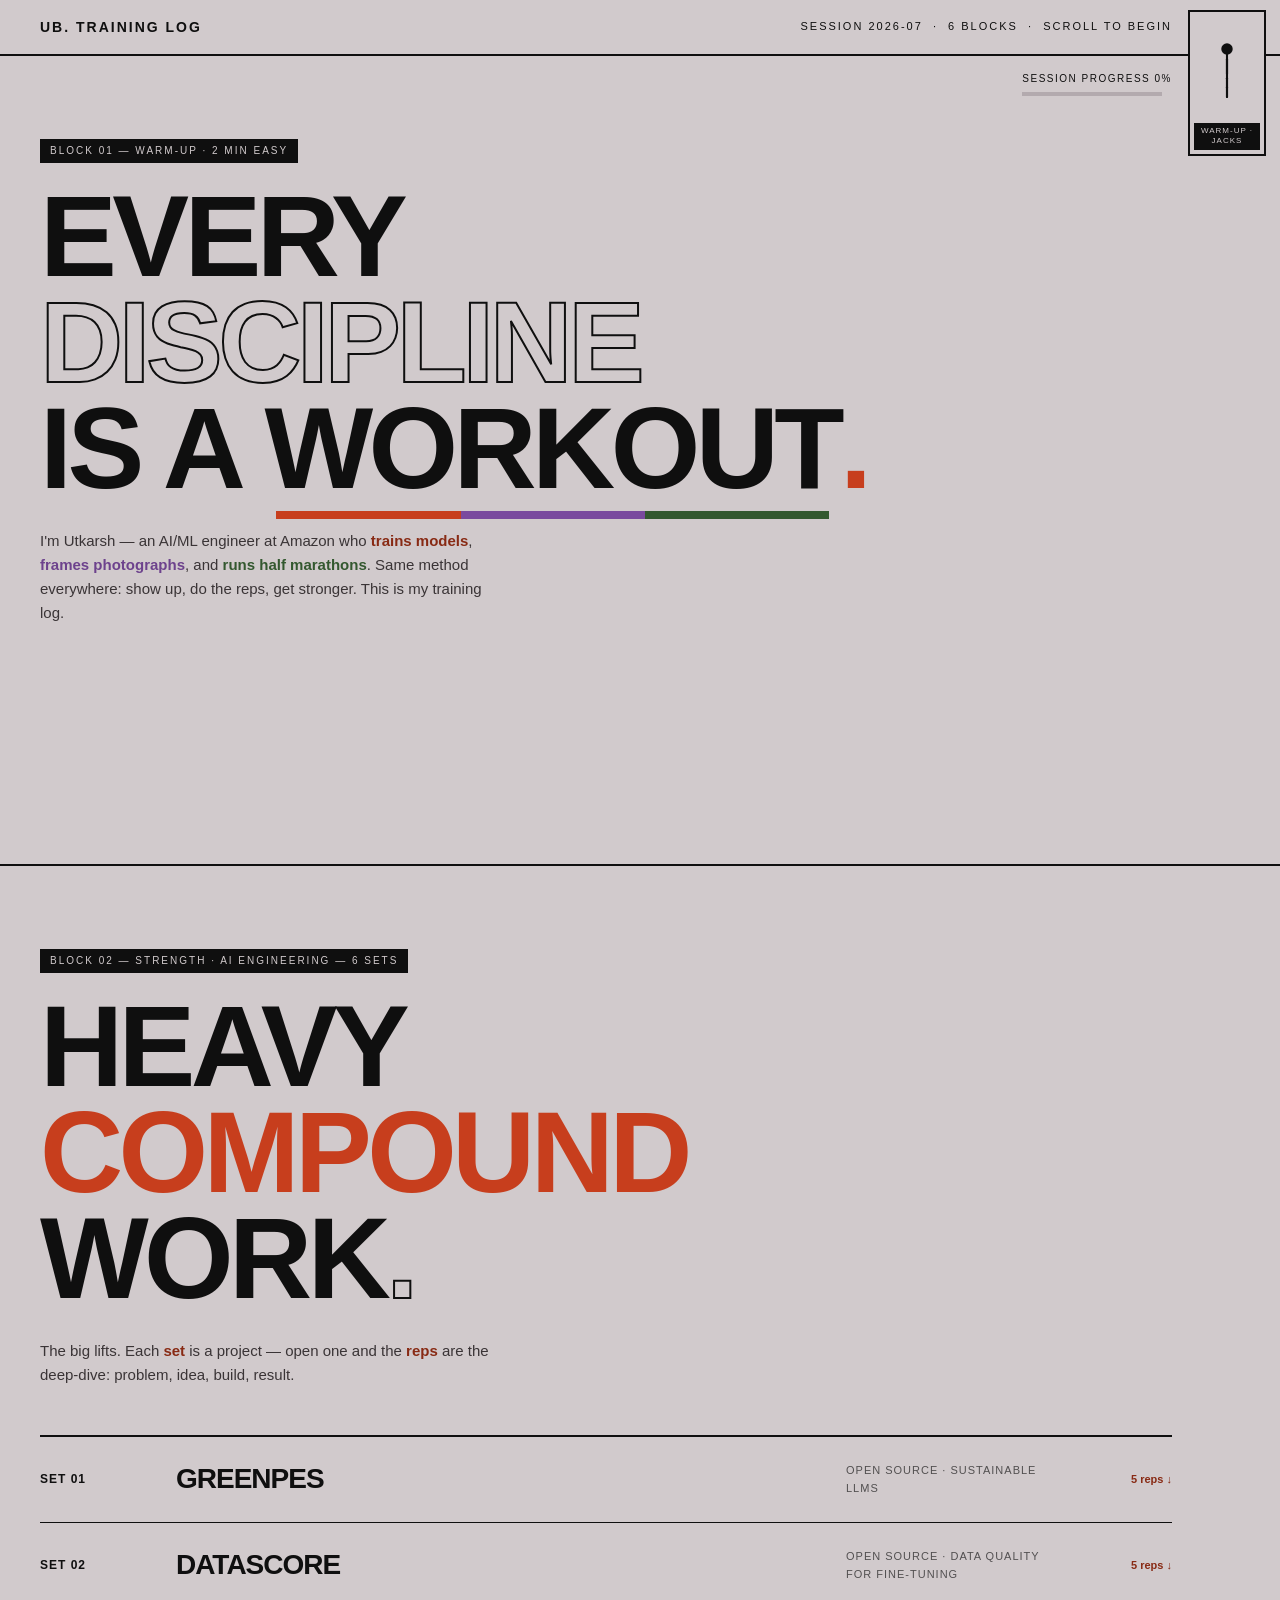
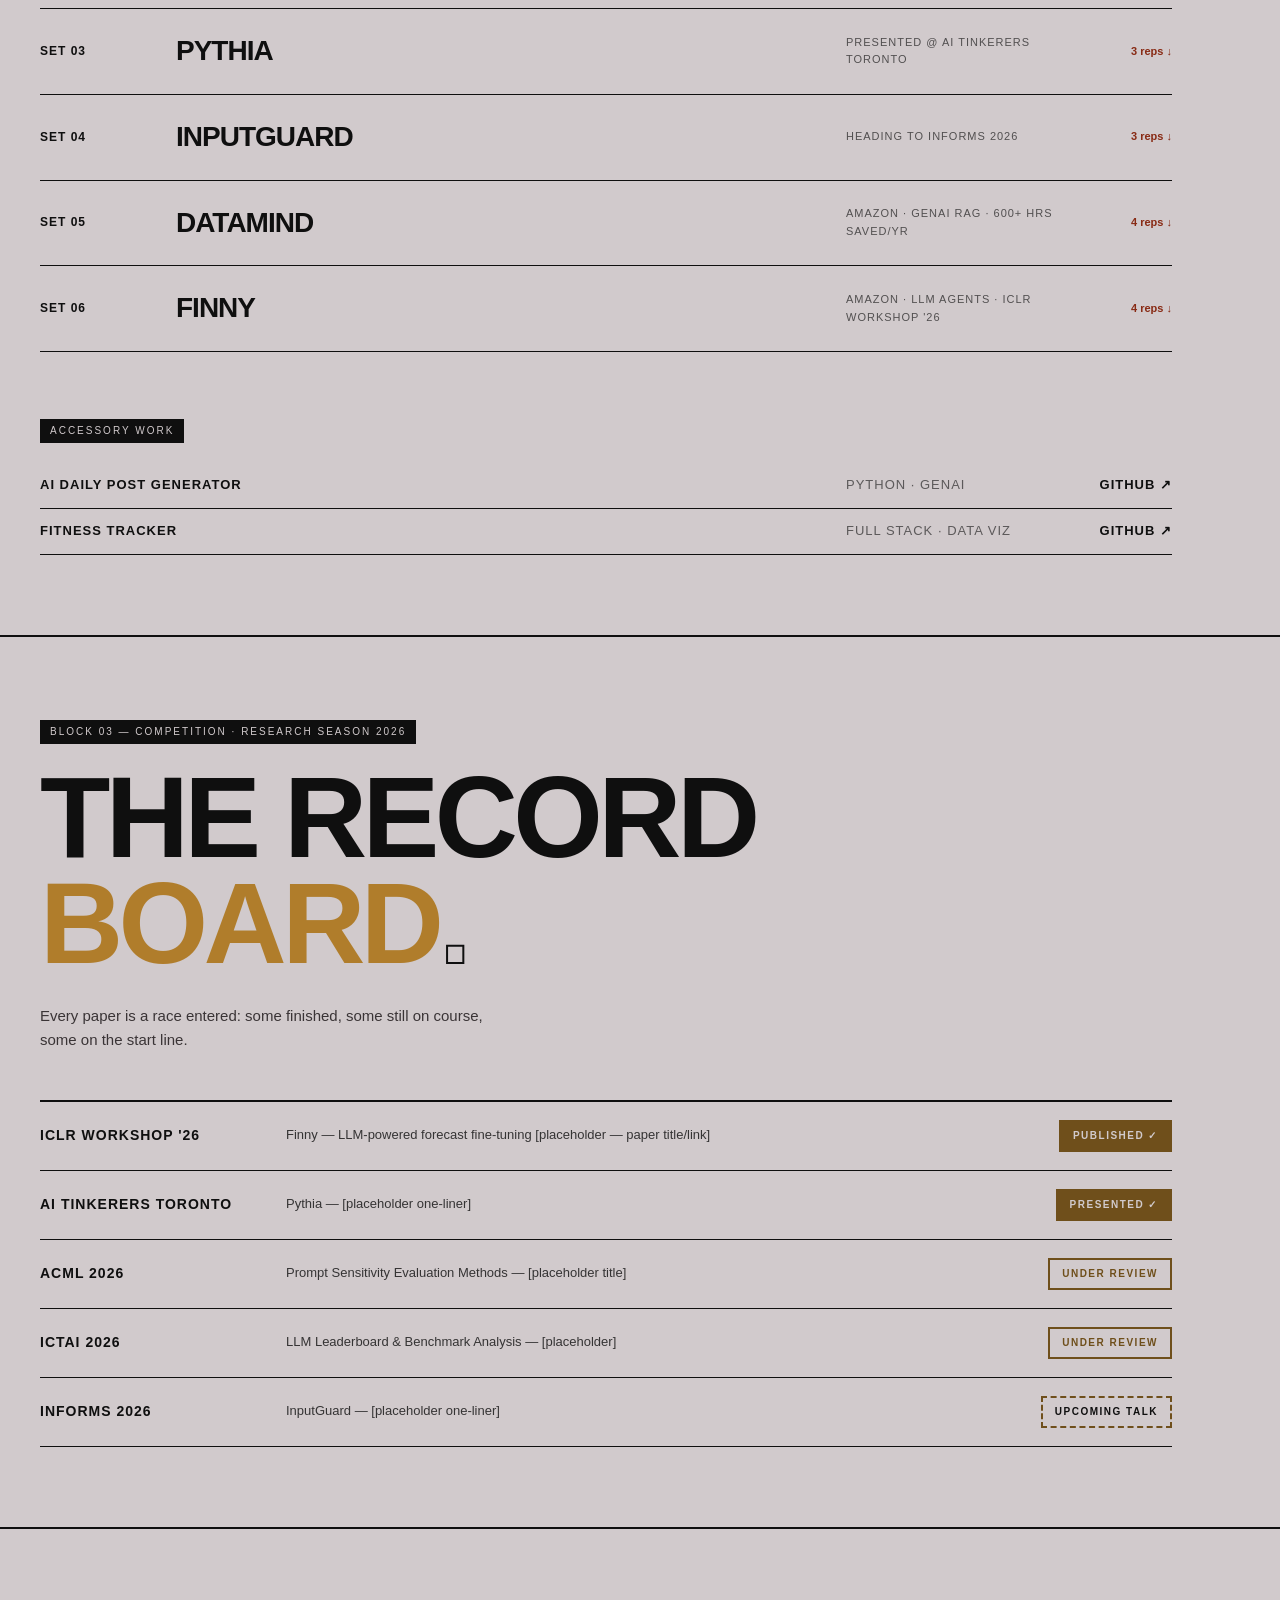
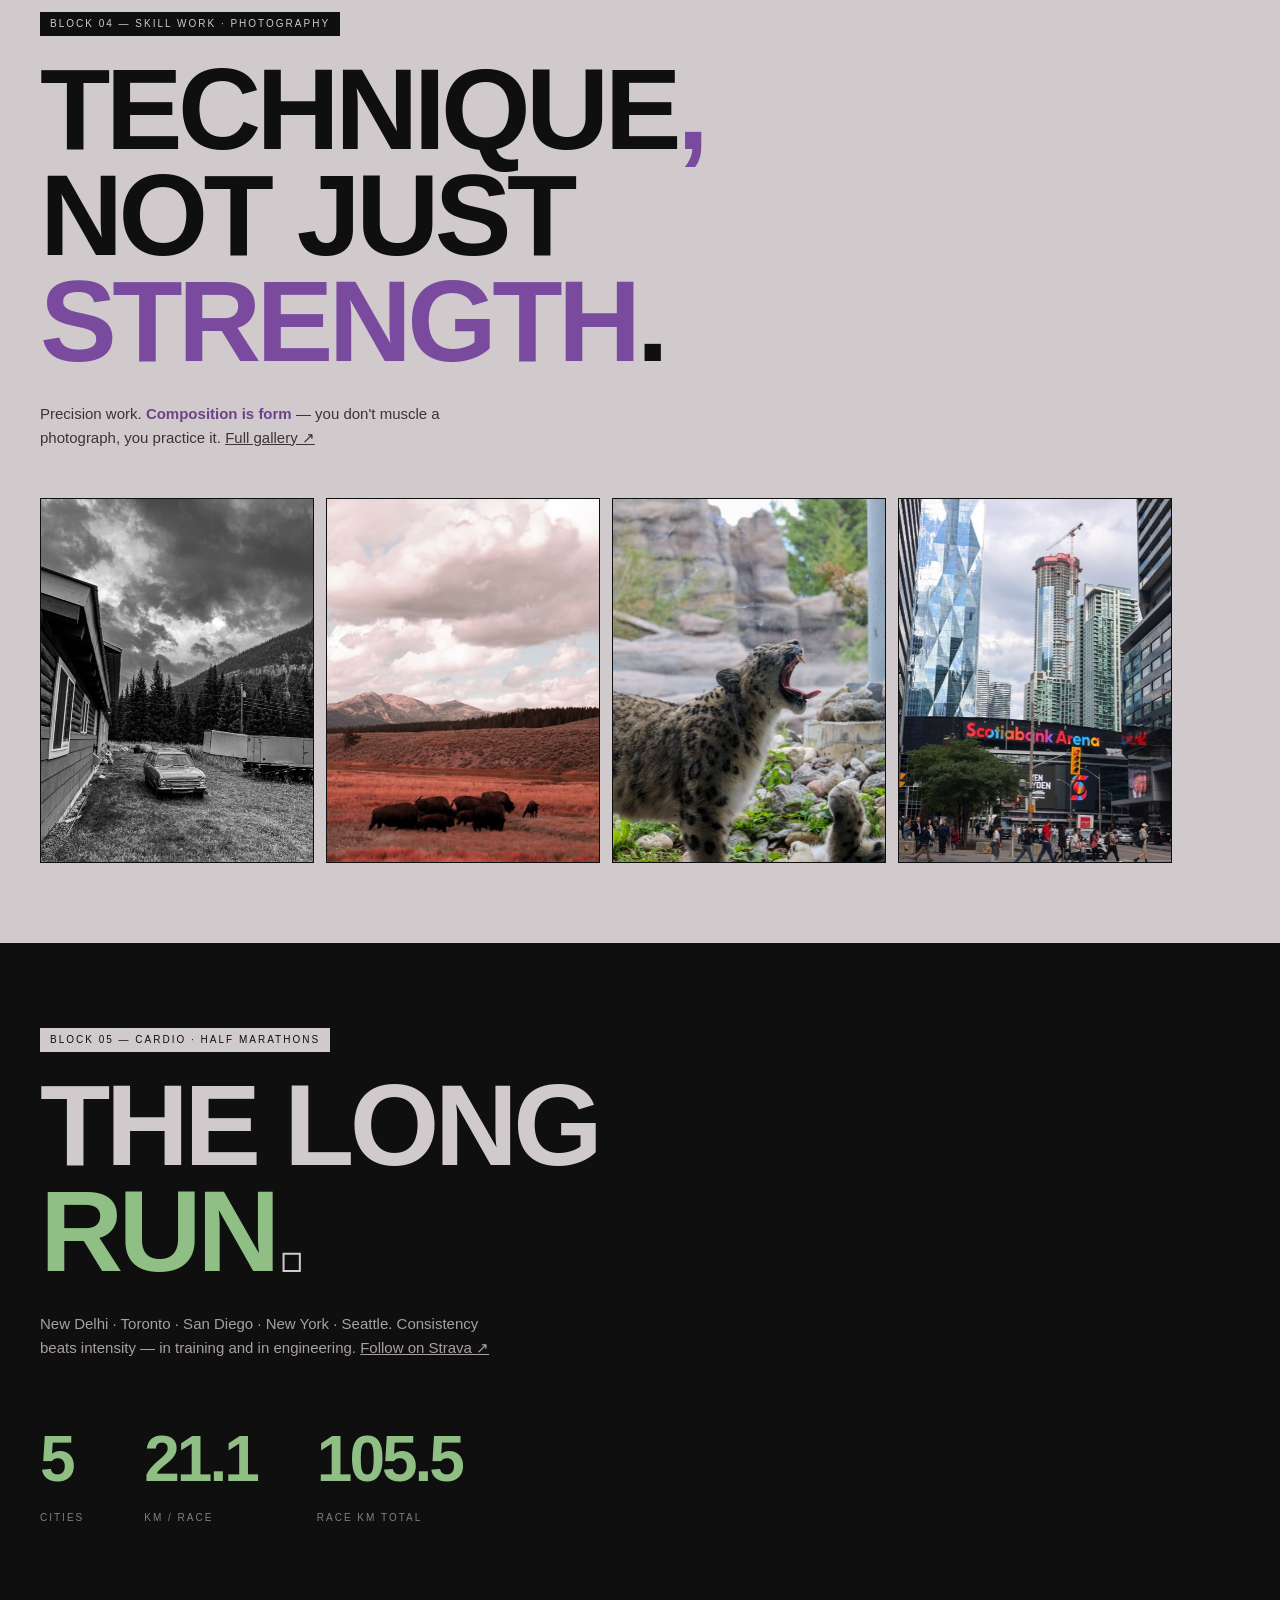
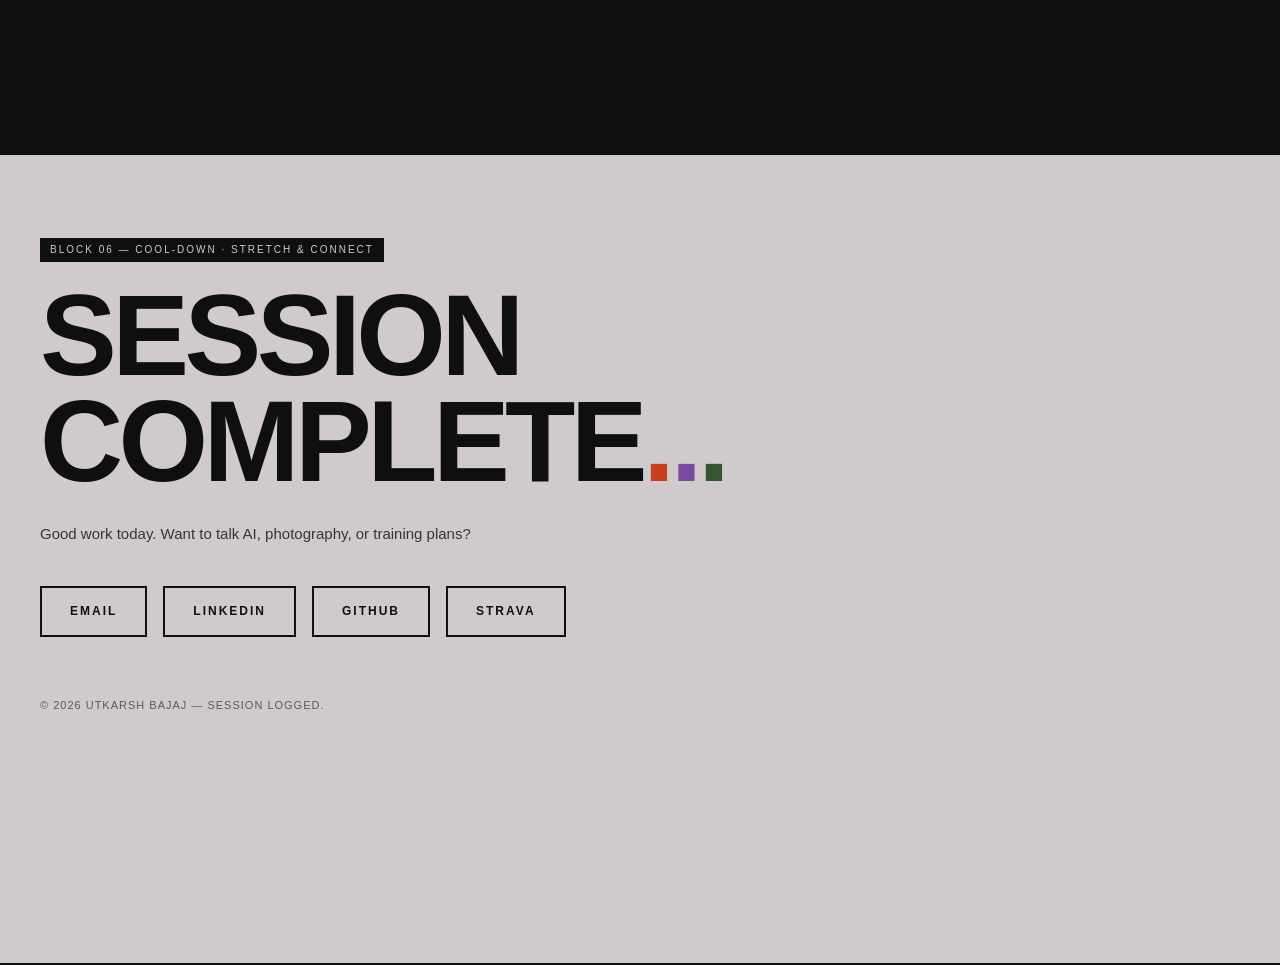
<file: index.html>
<!DOCTYPE html>
<html lang="en">
<head>
    <meta charset="UTF-8">
    <meta name="viewport" content="width=device-width, initial-scale=1.0">
    <title>Utkarsh Bajaj | AI/ML Engineer — Training Log</title>
    <meta name="description" content="Portfolio of Utkarsh Bajaj — AI/ML Engineer, researcher, photographer, and half-marathon runner. One workout session: six blocks.">
    <link rel="icon" href="data:,">
    <link rel="stylesheet" href="css/style.css">
</head>
<body>

    <!-- Session progress HUD -->
    <div class="hud" aria-hidden="true">
        Session progress <span id="pct">0%</span>
        <div class="bar"><i id="pbar"></i></div>
    </div>

    <!-- Training buddy -->
    <div class="buddy-track" aria-hidden="true">
        <div class="buddy pose-warmup" id="buddy">
            <div class="reps" id="repCount"></div>
            <svg viewBox="0 0 100 140">
                <g class="body-g">
                    <circle class="head" cx="50" cy="22" r="9"/>
                    <line x1="50" y1="31" x2="50" y2="78"/>
                    <line class="larm" x1="50" y1="42" x2="50" y2="70"/>
                    <line class="rarm" x1="50" y1="42" x2="50" y2="70"/>
                    <g class="lleg">
                        <line x1="50" y1="78" x2="50" y2="96"/>
                        <g class="lshin"><line x1="50" y1="96" x2="50" y2="114"/></g>
                    </g>
                    <g class="rleg">
                        <line x1="50" y1="78" x2="50" y2="96"/>
                        <g class="rshin"><line x1="50" y1="96" x2="50" y2="114"/></g>
                    </g>
                </g>
            </svg>
            <span class="tag" id="buddyTag">WARM-UP · JACKS</span>
        </div>
    </div>

    <header class="top">
        <div class="logo">UB. TRAINING LOG</div>
        <div class="session-meta">Session 2026-07 &nbsp;·&nbsp; 6 blocks &nbsp;·&nbsp; scroll to begin</div>
        <button class="index-toggle" id="indexToggle" aria-expanded="false" aria-controls="indexMenu">Index</button>
        <nav class="index-menu" id="indexMenu" hidden>
            <a href="#warmup">01 — Warm-up</a>
            <a href="#strength">02 — Strength · AI Work</a>
            <a href="#competition">03 — Competition · Research</a>
            <a href="#skill">04 — Skill Work · Photography</a>
            <a href="#cardio">05 — Cardio · Running</a>
            <a href="#cooldown">06 — Cool-down · Contact</a>
        </nav>
    </header>

    <!-- BLOCK 01: WARM-UP / HERO -->
    <section id="warmup" data-pose="pose-warmup" data-tag="WARM-UP · JACKS" data-accent="#0F0F0F" data-accent-text="#0F0F0F">
        <div class="block-label">Block 01 — Warm-up · 2 min easy</div>
        <h1>Every<br><span class="outline">discipline</span><br>is a <span class="tri-under">workout</span><span class="dot-ember">.</span></h1>
        <p class="lede">I'm Utkarsh — an AI/ML engineer at Amazon who <span class="f-ember">trains models</span>, <span class="f-plum">frames photographs</span>, and <span class="f-green">runs half marathons</span>. Same method everywhere: show up, do the reps, get stronger. This is my training log.</p>
    </section>

    <!-- BLOCK 02: STRENGTH = AI WORK -->
    <section id="strength" class="s-strength" data-pose="pose-squat" data-tag="SQUATS · AI WORK" data-accent="#C73E1D" data-accent-text="#882A14" data-reps="true" data-tempo="1600">
        <div class="block-label">Block 02 — Strength · AI Engineering — 6 sets</div>
        <h2>Heavy<br><span class="acc">compound</span><br>work<span class="outline">.</span></h2>
        <p class="lede">The big lifts. Each <b>set</b> is a project — open one and the <b>reps</b> are the deep-dive: problem, idea, build, result.</p>

        <div class="sets">
            <button class="set-row" aria-expanded="false" aria-controls="reps-greenpes">
                <span class="set-num">SET 01</span>
                <span class="set-name">GreenPES</span>
                <span class="set-meta">Open source · Sustainable LLMs</span>
                <span class="set-reps">5 reps ↓</span>
            </button>
            <div class="reps-detail" id="reps-greenpes" hidden>
                <div class="rep-item"><span class="n">REP 1</span> The problem: LLM deployments waste tokens, cost, and carbon.</div>
                <div class="rep-item"><span class="n">REP 2</span> The idea: the first standardized metric for sustainable LLM deployment.</div>
                <div class="rep-item"><span class="n">REP 3</span> The build: an optimizer balancing response quality against token efficiency.</div>
                <div class="rep-item"><span class="n">REP 4</span> The result: lower compute cost and carbon footprint without sacrificing performance.</div>
                <div class="rep-item"><span class="n">REP 5</span> <a href="https://github.com/Ubajaj1/GreenPES" target="_blank" rel="noopener">View on GitHub ↗</a></div>
            </div>

            <button class="set-row" aria-expanded="false" aria-controls="reps-datascore">
                <span class="set-num">SET 02</span>
                <span class="set-name">DataScore</span>
                <span class="set-meta">Open source · Data quality for fine-tuning</span>
                <span class="set-reps">5 reps ↓</span>
            </button>
            <div class="reps-detail" id="reps-datascore" hidden>
                <div class="rep-item"><span class="n">REP 1</span> The problem: teams discover bad training data only after an expensive fine-tune.</div>
                <div class="rep-item"><span class="n">REP 2</span> The idea: score dataset quality before training and predict downstream performance.</div>
                <div class="rep-item"><span class="n">REP 3</span> The build: a predictive data-quality framework for LLM fine-tuning datasets.</div>
                <div class="rep-item"><span class="n">REP 4</span> The result: targeted data curation for optimal fine-tuning outcomes.</div>
                <div class="rep-item"><span class="n">REP 5</span> <a href="https://github.com/Ubajaj1/DataScore" target="_blank" rel="noopener">View on GitHub ↗</a></div>
            </div>

            <button class="set-row" aria-expanded="false" aria-controls="reps-pythia">
                <span class="set-num">SET 03</span>
                <span class="set-name">Pythia</span>
                <span class="set-meta">Presented @ AI Tinkerers Toronto</span>
                <span class="set-reps">3 reps ↓</span>
            </button>
            <div class="reps-detail" id="reps-pythia" hidden>
                <div class="rep-item"><span class="n">REP 1</span> [placeholder — what Pythia does, one sentence]</div>
                <div class="rep-item"><span class="n">REP 2</span> [placeholder — how it works / what was demoed]</div>
                <div class="rep-item"><span class="n">REP 3</span> [placeholder — link]</div>
            </div>

            <button class="set-row" aria-expanded="false" aria-controls="reps-inputguard">
                <span class="set-num">SET 04</span>
                <span class="set-name">InputGuard</span>
                <span class="set-meta">Heading to INFORMS 2026</span>
                <span class="set-reps">3 reps ↓</span>
            </button>
            <div class="reps-detail" id="reps-inputguard" hidden>
                <div class="rep-item"><span class="n">REP 1</span> [placeholder — what InputGuard does, one sentence]</div>
                <div class="rep-item"><span class="n">REP 2</span> [placeholder — approach / result]</div>
                <div class="rep-item"><span class="n">REP 3</span> [placeholder — link]</div>
            </div>

            <button class="set-row" aria-expanded="false" aria-controls="reps-datamind">
                <span class="set-num">SET 05</span>
                <span class="set-name">DataMind</span>
                <span class="set-meta">Amazon · GenAI RAG · 600+ hrs saved/yr</span>
                <span class="set-reps">4 reps ↓</span>
            </button>
            <div class="reps-detail" id="reps-datamind" hidden>
                <div class="rep-item"><span class="n">REP 1</span> The problem: engineers burned hours hunting internal data answers.</div>
                <div class="rep-item"><span class="n">REP 2</span> The build: an AWS Bedrock-based GenAI RAG platform.</div>
                <div class="rep-item"><span class="n">REP 3</span> The result: 51+ monthly active users, 600+ engineering hours saved annually.</div>
                <div class="rep-item"><span class="n">REP 4</span> Internal tool @ Amazon — no public link.</div>
            </div>

            <button class="set-row" aria-expanded="false" aria-controls="reps-finny">
                <span class="set-num">SET 06</span>
                <span class="set-name">Finny</span>
                <span class="set-meta">Amazon · LLM agents · ICLR Workshop '26</span>
                <span class="set-reps">4 reps ↓</span>
            </button>
            <div class="reps-detail" id="reps-finny" hidden>
                <div class="rep-item"><span class="n">REP 1</span> The build: an LLM-powered forecast fine-tuning recommendation engine.</div>
                <div class="rep-item"><span class="n">REP 2</span> The result: manual analysis time down 70%, interactive Streamlit dashboarding.</div>
                <div class="rep-item"><span class="n">REP 3</span> Published at ICLR Workshop 2026. [placeholder — paper link]</div>
                <div class="rep-item"><span class="n">REP 4</span> Internal tool @ Amazon.</div>
            </div>
        </div>

        <div class="accessory">
            <div class="block-label">Accessory work</div>
            <a class="accessory-row" href="https://github.com/Ubajaj1/AI-Daily-Post-Generator" target="_blank" rel="noopener">
                <span>AI Daily Post Generator</span><span>Python · GenAI</span><span>GitHub ↗</span>
            </a>
            <a class="accessory-row" href="https://github.com/Ubajaj1/fitness-tracker" target="_blank" rel="noopener">
                <span>Fitness Tracker</span><span>Full stack · Data viz</span><span>GitHub ↗</span>
            </a>
        </div>
    </section>

    <!-- BLOCK 03: COMPETITION = RESEARCH SEASON -->
    <section id="competition" class="s-comp" data-pose="pose-pushup" data-tag="PUSH-UPS · RESEARCH" data-accent="#B07D2B" data-accent-text="#6F4F1B" data-reps="true" data-tempo="1200">
        <div class="block-label">Block 03 — Competition · Research Season 2026</div>
        <h2>The record<br><span class="acc">board</span><span class="outline">.</span></h2>
        <p class="lede">Every paper is a race entered: some finished, some still on course, some on the start line.</p>
        <div class="board">
            <div class="board-row">
                <span class="b-event">ICLR Workshop '26</span>
                <span class="b-entry">Finny — LLM-powered forecast fine-tuning [placeholder — paper title/link]</span>
                <span class="chip done">Published ✓</span>
            </div>
            <div class="board-row">
                <span class="b-event">AI Tinkerers Toronto</span>
                <span class="b-entry">Pythia — [placeholder one-liner]</span>
                <span class="chip done">Presented ✓</span>
            </div>
            <div class="board-row">
                <span class="b-event">ACML 2026</span>
                <span class="b-entry">Prompt Sensitivity Evaluation Methods — [placeholder title]</span>
                <span class="chip review">Under review</span>
            </div>
            <div class="board-row">
                <span class="b-event">ICTAI 2026</span>
                <span class="b-entry">LLM Leaderboard &amp; Benchmark Analysis — [placeholder]</span>
                <span class="chip review">Under review</span>
            </div>
            <div class="board-row">
                <span class="b-event">INFORMS 2026</span>
                <span class="b-entry">InputGuard — [placeholder one-liner]</span>
                <span class="chip up">Upcoming talk</span>
            </div>
        </div>
    </section>

    <!-- BLOCK 04: SKILL WORK = PHOTOGRAPHY -->
    <section id="skill" class="s-skill" data-pose="pose-press" data-tag="SKILL WORK · LENS" data-accent="#7A4A9E" data-accent-text="#6D428D">
        <div class="block-label">Block 04 — Skill work · Photography</div>
        <h2>Technique<span class="acc">,</span><br>not just<br><span class="acc">strength</span>.</h2>
        <p class="lede">Precision work. <b>Composition is form</b> — you don't muscle a photograph, you practice it. <a href="https://photos.google.com/album/AF1QipPl7im7h8D27Uxw9sEFoFsXOW4wX1V_eUc8vCVS" target="_blank" rel="noopener">Full gallery ↗</a></p>
        <div class="photo-grid">
            <a href="https://photos.google.com/album/AF1QipPl7im7h8D27Uxw9sEFoFsXOW4wX1V_eUc8vCVS" target="_blank" rel="noopener"><img src="assets/images/photographs/IMG_3695.jpg" alt="Black-and-white photo of a log cabin beside an old car and a semi-trailer, with storm clouds over forested mountains" loading="lazy" decoding="async"></a>
            <a href="https://photos.google.com/album/AF1QipPl7im7h8D27Uxw9sEFoFsXOW4wX1V_eUc8vCVS" target="_blank" rel="noopener"><img src="assets/images/photographs/IMG_3696.jpg" alt="Herd of bison grazing on a warm-toned grassland below distant mountains" loading="lazy" decoding="async"></a>
            <a href="https://photos.google.com/album/AF1QipPl7im7h8D27Uxw9sEFoFsXOW4wX1V_eUc8vCVS" target="_blank" rel="noopener"><img src="assets/images/photographs/IMG_1986.JPG" alt="Snow leopard mid-roar in an enclosure, rocky backdrop behind it" loading="lazy" decoding="async"></a>
            <a href="https://photos.google.com/album/AF1QipPl7im7h8D27Uxw9sEFoFsXOW4wX1V_eUc8vCVS" target="_blank" rel="noopener"><img src="assets/images/photographs/IMG_1878.JPG" alt="Downtown Toronto street scene with Scotiabank Arena signage and skyscrapers under construction" loading="lazy" decoding="async"></a>
        </div>
    </section>

    <!-- BLOCK 05: CARDIO = RUNNING (inverted) -->
    <section id="cardio" class="invert s-cardio" data-pose="pose-run" data-tag="CARDIO · 21.1K" data-accent="#8FBF85" data-accent-text="#33582F">
        <div class="block-label">Block 05 — Cardio · Half marathons</div>
        <h2>The long<br><span class="acc">run</span><span class="outline">.</span></h2>
        <p class="lede">New Delhi · Toronto · San Diego · New York · Seattle. Consistency beats intensity — in training and in engineering. <a href="https://strava.app.link/wY9V4pSLNYb" target="_blank" rel="noopener">Follow on Strava ↗</a></p>
        <div class="stats">
            <div class="stat"><div class="n">5</div><div class="l">Cities</div></div>
            <div class="stat"><div class="n">21.1</div><div class="l">KM / race</div></div>
            <div class="stat"><div class="n">105.5</div><div class="l">Race KM total</div></div>
        </div>
    </section>

    <!-- BLOCK 06: COOL-DOWN = CONTACT -->
    <section id="cooldown" data-pose="pose-stretch" data-tag="COOL-DOWN" data-accent="#0F0F0F" data-accent-text="#0F0F0F">
        <div class="block-label">Block 06 — Cool-down · Stretch &amp; connect</div>
        <h2>Session<br>complete<span class="dot-ember">.</span><span class="dot-plum">.</span><span class="dot-green">.</span></h2>
        <p class="lede">Good work today. Want to talk AI, photography, or training plans?</p>
        <div class="cooldown-links">
            <a href="mailto:utkarshbajaj2401@gmail.com">Email</a>
            <a href="https://www.linkedin.com/in/utkarsh-bajaj/" target="_blank" rel="noopener">LinkedIn</a>
            <a href="https://github.com/Ubajaj1" target="_blank" rel="noopener">GitHub</a>
            <a href="https://strava.app.link/wY9V4pSLNYb" target="_blank" rel="noopener">Strava</a>
        </div>
        <footer class="footer">© 2026 Utkarsh Bajaj — session logged.</footer>
    </section>

    <script src="js/script.js"></script>
</body>
</html>
</file>
<file: css/style.css>
/* ============ THE WORKOUT — design system ============ */
:root {
    --paper: #D1CACC;
    --ink: #0F0F0F;
    --paper-dim: #c2babd;
    --paper-dimmer: #b3aaae;
    --ember: #C73E1D;
    --gold: #B07D2B;
    --plum: #7A4A9E;
    --green: #33582F;
    --green-light: #8FBF85;
    --ember-text: #882A14;
    --gold-text: #6F4F1B;
    --plum-text: #6D428D;
    --buddy-reserve: 108px;
}

* { margin: 0; padding: 0; box-sizing: border-box; }

html { scroll-behavior: smooth; }

body {
    background: var(--paper);
    color: var(--ink);
    font-family: 'Helvetica Neue', Helvetica, Arial, sans-serif;
    line-height: 1.6;
    overflow-x: hidden;
}

a { color: inherit; }

/* ============ HUD ============ */
.hud {
    position: fixed; top: 70px; right: var(--buddy-reserve); z-index: 50;
    font-size: 10px; letter-spacing: 1.5px; text-transform: uppercase;
    text-align: right; line-height: 1.8;
}
.hud .bar { width: 140px; height: 4px; background: var(--paper-dimmer); margin-top: 4px; }
.hud .bar i { display: block; height: 100%; background: var(--ink); width: 0%; transition: background .4s; }

/* ============ Header ============ */
header.top {
    display: flex; justify-content: space-between; align-items: center;
    padding: 16px var(--buddy-reserve) 16px 40px;
    border-bottom: 2px solid var(--ink);
    font-size: 11px; letter-spacing: 2px; text-transform: uppercase;
    position: sticky; top: 0; background: var(--paper); z-index: 30;
}
header.top .logo { font-weight: 900; font-size: 14px; }

.index-toggle {
    display: none;
    background: none; border: 2px solid var(--ink); color: var(--ink);
    font: inherit; font-weight: 700; letter-spacing: 2px; text-transform: uppercase;
    padding: 6px 14px; cursor: pointer;
}
.index-menu {
    position: absolute; top: 100%; left: 0; right: 0;
    background: var(--paper); border-bottom: 2px solid var(--ink);
    display: flex; flex-direction: column;
}
.index-menu a {
    padding: 14px 40px; text-decoration: none; font-weight: 700;
    border-top: 1px solid var(--ink);
}
.index-menu a:hover { background: var(--ink); color: var(--paper); }
.index-menu[hidden] { display: none; }

/* ============ Sections ============ */
section {
    padding: 80px var(--buddy-reserve) 80px 40px;
    border-bottom: 2px solid var(--ink);
    min-height: 90vh;
    --accent: var(--ink);
    --accent-text: var(--ink);
}
section.s-strength { --accent: var(--ember); --accent-text: var(--ember-text); }
section.s-comp { --accent: var(--gold); --accent-text: var(--gold-text); }
section.s-skill { --accent: var(--plum); --accent-text: var(--plum-text); }
section.s-cardio { --accent: var(--green); --accent-text: var(--green); }

.block-label {
    display: inline-block; font-size: 10px; letter-spacing: 2px; text-transform: uppercase;
    background: var(--ink); color: var(--paper); padding: 4px 10px; margin-bottom: 20px;
}

/* ============ Typography ============ */
h1, section h2 {
    font-size: clamp(48px, 9vw, 130px);
    font-weight: 900; line-height: .92; letter-spacing: -.04em; text-transform: uppercase;
}
h1 .outline, section h2 .outline { color: transparent; -webkit-text-stroke: 2px var(--ink); }
h1 .acc, section h2 .acc { color: var(--accent); }
h1 .under, section h2 .under {
    text-decoration: underline; text-decoration-thickness: 6px;
    text-underline-offset: 10px; text-decoration-color: var(--accent);
}
h1 .tri-under, section h2 .tri-under { position: relative; }
h1 .tri-under::after, section h2 .tri-under::after {
    content: ""; position: absolute; left: 2%; right: 2%; bottom: -.06em; height: .07em;
    background: linear-gradient(90deg, var(--ember) 0 33.4%, var(--plum) 33.4% 66.7%, var(--green) 66.7% 100%);
}
.dot-ember { color: var(--ember); }
.dot-plum { color: var(--plum); }
.dot-green { color: var(--green); }

.lede { max-width: 460px; font-size: 15px; line-height: 1.6; margin-top: 28px; color: #3a3436; }
.lede b { color: var(--accent-text); }
.lede .f-ember { color: var(--ember-text); font-weight: 700; }
.lede .f-plum { color: var(--plum-text); font-weight: 700; }
.lede .f-green { color: var(--green); font-weight: 700; }

/* ============ Strength sets ============ */
.sets { margin-top: 48px; border-top: 2px solid var(--ink); }
.set-row {
    display: grid; grid-template-columns: 120px 1fr 220px 90px;
    align-items: center; gap: 16px; width: 100%;
    padding: 20px 0; border: none; border-bottom: 1px solid var(--ink);
    background: none; color: inherit; font: inherit; text-align: left;
    cursor: pointer; transition: all .2s;
}
.set-row:hover, .set-row:focus-visible { background: var(--accent-text); color: var(--paper); padding-left: 12px; }
.set-row:hover .set-reps, .set-row:focus-visible .set-reps { color: var(--paper); }
.set-num { font-size: 12px; font-weight: 900; letter-spacing: 1px; }
.set-name { font-size: 28px; font-weight: 900; text-transform: uppercase; letter-spacing: -1px; }
.set-meta { font-size: 11px; opacity: .65; text-transform: uppercase; letter-spacing: 1px; }
.set-reps { font-size: 11px; font-weight: 700; text-align: right; color: var(--accent-text); }

.reps-detail { padding: 24px 0 32px 120px; border-bottom: 1px solid var(--ink); background: var(--paper-dim); }
.reps-detail[hidden] { display: none; }
.rep-item { display: flex; gap: 14px; font-size: 13px; padding: 7px 0; align-items: baseline; }
.rep-item .n { font-weight: 900; font-size: 12px; min-width: 52px; color: var(--accent-text); }

/* ============ Accessory work ============ */
.accessory { margin-top: 64px; }
.accessory-row {
    display: grid; grid-template-columns: 1fr 220px 90px; gap: 16px;
    padding: 12px 0; border-bottom: 1px solid var(--ink);
    font-size: 13px; font-weight: 700; text-decoration: none;
    text-transform: uppercase; letter-spacing: 1px; transition: all .2s;
}
.accessory-row span:nth-child(2) { opacity: .6; font-weight: 400; }
.accessory-row span:last-child { text-align: right; }
.accessory-row:hover { background: var(--accent-text); color: var(--paper); padding-left: 12px; }

/* ============ Record board ============ */
.board { margin-top: 48px; border-top: 2px solid var(--ink); }
.board-row {
    display: grid; grid-template-columns: 230px 1fr 170px; gap: 16px;
    padding: 18px 0; border-bottom: 1px solid var(--ink); align-items: center;
    text-decoration: none; transition: background .2s;
}
.board-row:hover { background: var(--paper-dim); }
.b-event { font-weight: 900; font-size: 14px; text-transform: uppercase; letter-spacing: 1px; }
.b-entry { font-size: 13px; opacity: .8; }
.chip {
    justify-self: end; font-size: 10px; font-weight: 700; letter-spacing: 1.5px;
    text-transform: uppercase; padding: 6px 12px; border: 2px solid var(--accent-text); text-align: center;
    color: var(--accent-text);
}
.chip.done { background: var(--accent-text); color: var(--paper); }
.chip.review { color: var(--accent-text); animation: chip-pulse 2s ease-in-out infinite; }
.chip.up { border-style: dashed; color: var(--ink); }
@keyframes chip-pulse { 0%, 100% { opacity: 1; } 50% { opacity: .45; } }

/* ============ Photo grid ============ */
.photo-grid { display: grid; grid-template-columns: repeat(4, 1fr); gap: 12px; margin-top: 48px; }
.photo-grid a {
    display: block; aspect-ratio: 3 / 4; border: 1px solid var(--ink);
    overflow: hidden; transition: all .2s;
}
.photo-grid a:hover { border-color: var(--accent); box-shadow: 0 0 0 2px var(--accent) inset; }
.photo-grid img { width: 100%; height: 100%; object-fit: cover; display: block; }

/* ============ Inverted (cardio) ============ */
section.invert { background: var(--ink); color: var(--paper); }
section.invert h1 .outline, section.invert h2 .outline { -webkit-text-stroke: 2px var(--paper); }
section.invert h1 .acc, section.invert h2 .acc { color: var(--green-light); }
section.invert .block-label { background: var(--paper); color: var(--ink); }
section.invert .lede { color: #a89fa3; }

.stats { display: flex; gap: 60px; margin-top: 48px; flex-wrap: wrap; }
.stat .n { font-size: 64px; font-weight: 900; letter-spacing: -3px; color: var(--green-light); }
.stat .l { font-size: 10px; letter-spacing: 2px; text-transform: uppercase; opacity: .6; }

/* ============ Cool-down ============ */
.cooldown-links { display: flex; gap: 16px; margin-top: 40px; flex-wrap: wrap; }
.cooldown-links a {
    border: 2px solid var(--ink); padding: 14px 28px; font-size: 12px; font-weight: 700;
    letter-spacing: 2px; text-transform: uppercase; text-decoration: none; transition: all .2s;
}
.cooldown-links a:hover { background: var(--ink); color: var(--paper); }

.footer { margin-top: 60px; font-size: 11px; opacity: .6; letter-spacing: 1px; text-transform: uppercase; }

/* ============ Training buddy ============ */
.buddy-track { position: fixed; right: 14px; top: 0; bottom: 0; width: 78px; z-index: 40; pointer-events: none; }
.buddy {
    position: absolute; right: 0; width: 78px; text-align: center;
    background: var(--paper); border: 2px solid var(--ink);
    padding: 6px 4px 4px;
    transition: top .15s linear;
}
.buddy svg { width: 52px; height: 76px; overflow: visible; transition: transform .4s; }
.buddy .tag {
    font-size: 8px; letter-spacing: 1px; text-transform: uppercase;
    background: var(--ink); color: var(--paper); padding: 3px 4px; margin-top: 3px;
    display: block; white-space: normal; overflow-wrap: break-word; line-height: 1.35;
    transition: background .4s;
}
.buddy .reps { font-size: 15px; font-weight: 900; color: var(--ink); height: 18px; transition: color .4s; }

.buddy svg * { stroke: var(--ink); stroke-width: 4; stroke-linecap: round; fill: none; }
.buddy svg .head { fill: var(--ink); }
.buddy svg g, .buddy svg line, .buddy svg circle { transform-box: view-box; transition: transform .3s; }
.larm, .rarm { transform-origin: 50px 42px; }
.lleg, .rleg { transform-origin: 50px 78px; }
.lshin, .rshin { transform-origin: 50px 96px; }
.body-g { transform-origin: 50px 78px; }

/* WARM-UP: jumping jacks */
@keyframes jj-body { 0%, 100% { transform: translateY(0); } 50% { transform: translateY(-6px); } }
@keyframes jj-lleg { 0%, 100% { transform: rotate(0); } 50% { transform: rotate(32deg); } }
@keyframes jj-rleg { 0%, 100% { transform: rotate(0); } 50% { transform: rotate(-32deg); } }
@keyframes jj-larm { 0%, 100% { transform: rotate(15deg); } 50% { transform: rotate(165deg); } }
@keyframes jj-rarm { 0%, 100% { transform: rotate(-15deg); } 50% { transform: rotate(-165deg); } }
.pose-warmup .body-g { animation: jj-body .7s ease-in-out infinite; }
.pose-warmup .lleg { animation: jj-lleg .7s ease-in-out infinite; }
.pose-warmup .rleg { animation: jj-rleg .7s ease-in-out infinite; }
.pose-warmup .larm { animation: jj-larm .7s ease-in-out infinite; }
.pose-warmup .rarm { animation: jj-rarm .7s ease-in-out infinite; }

/* STRENGTH: side-view squat */
@keyframes sq-body { 0%, 100% { transform: translateY(0); } 45%, 60% { transform: translateY(15px); } }
@keyframes sq-thigh { 0%, 100% { transform: rotate(0); } 45%, 60% { transform: rotate(-72deg); } }
@keyframes sq-shin { 0%, 100% { transform: rotate(0); } 45%, 60% { transform: rotate(72deg); } }
@keyframes sq-arm { 0%, 100% { transform: rotate(-8deg); } 45%, 60% { transform: rotate(-88deg); } }
.pose-squat .body-g { animation: sq-body 1.6s ease-in-out infinite; }
.pose-squat .lleg, .pose-squat .rleg { animation: sq-thigh 1.6s ease-in-out infinite; }
.pose-squat .lshin, .pose-squat .rshin { animation: sq-shin 1.6s ease-in-out infinite; }
.pose-squat .larm, .pose-squat .rarm { animation: sq-arm 1.6s ease-in-out infinite; }

/* COMPETITION: push-ups (figure rotates to plank, head right) */
.pose-pushup svg { transform: rotate(90deg); }
@keyframes pu-body { 0%, 100% { transform: translateX(4px); } 50% { transform: translateX(16px); } }
@keyframes pu-arm { 0%, 100% { transform: rotate(-88deg); } 50% { transform: rotate(-45deg); } }
.pose-pushup .body-g { animation: pu-body 1.2s ease-in-out infinite; }
.pose-pushup .larm, .pose-pushup .rarm { animation: pu-arm 1.2s ease-in-out infinite; }
.pose-pushup .lleg, .pose-pushup .rleg { transform: rotate(4deg); }

/* SKILL WORK: overhead press */
@keyframes press-l { 0%, 100% { transform: rotate(30deg); } 50% { transform: rotate(160deg); } }
@keyframes press-r { 0%, 100% { transform: rotate(-30deg); } 50% { transform: rotate(-160deg); } }
.pose-press .larm { animation: press-l 1.1s ease-in-out infinite; }
.pose-press .rarm { animation: press-r 1.1s ease-in-out infinite; }

/* CARDIO: run with knee drive */
@keyframes run-lleg { 0%, 100% { transform: rotate(42deg); } 50% { transform: rotate(-30deg); } }
@keyframes run-rleg { 0%, 100% { transform: rotate(-30deg); } 50% { transform: rotate(42deg); } }
@keyframes run-lshin { 0%, 100% { transform: rotate(18deg); } 50% { transform: rotate(55deg); } }
@keyframes run-rshin { 0%, 100% { transform: rotate(55deg); } 50% { transform: rotate(18deg); } }
@keyframes run-larm { 0%, 100% { transform: rotate(-45deg); } 50% { transform: rotate(45deg); } }
@keyframes run-rarm { 0%, 100% { transform: rotate(45deg); } 50% { transform: rotate(-45deg); } }
@keyframes run-bob { 0%, 50%, 100% { transform: translateY(2px); } 25%, 75% { transform: translateY(-4px); } }
.pose-run .body-g { animation: run-bob .5s linear infinite; }
.pose-run .lleg { animation: run-lleg .5s linear infinite; }
.pose-run .rleg { animation: run-rleg .5s linear infinite; }
.pose-run .lshin { animation: run-lshin .5s linear infinite; }
.pose-run .rshin { animation: run-rshin .5s linear infinite; }
.pose-run .larm { animation: run-larm .5s linear infinite; }
.pose-run .rarm { animation: run-rarm .5s linear infinite; }

/* COOL-DOWN: stretch */
@keyframes stretch-body { 0%, 100% { transform: rotate(0); } 50% { transform: rotate(-16deg); } }
@keyframes stretch-arm { 0%, 100% { transform: rotate(170deg); } 50% { transform: rotate(205deg); } }
.pose-stretch .body-g { animation: stretch-body 3.2s ease-in-out infinite; }
.pose-stretch .larm { animation: stretch-arm 3.2s ease-in-out infinite; }
.pose-stretch .rarm { transform: rotate(-15deg); }

/* ============ Responsive ============ */
@media (max-width: 900px) {
    .set-row { grid-template-columns: 90px 1fr 80px; }
    .set-row .set-meta { display: none; }
    .reps-detail { padding-left: 24px; }
    .board-row { grid-template-columns: 1fr; gap: 6px; }
    .chip { justify-self: start; }
    .photo-grid { grid-template-columns: repeat(2, 1fr); }
    .accessory-row { grid-template-columns: 1fr 90px; }
    .accessory-row span:nth-child(2) { display: none; }
}

@media (max-width: 700px) {
    :root { --buddy-reserve: 24px; }
    section { padding: 64px 24px; }
    header.top { padding: 14px 24px; }
    .session-meta { display: none; }
    .index-toggle { display: block; }
    .hud { right: 76px; top: auto; bottom: 12px; }

    .buddy-track { top: auto; }
    .buddy {
        top: auto !important;
        bottom: 12px; right: 12px;
        width: 56px; padding: 4px 2px 2px;
        position: fixed;
    }
    .buddy svg { width: 38px; height: 56px; }
    .buddy .reps { font-size: 12px; height: 14px; }
}

/* ============ Reduced motion ============ */
@media (prefers-reduced-motion: reduce) {
    html { scroll-behavior: auto; }
    .buddy svg *, .buddy svg g, .chip.review { animation: none !important; }
    .buddy { transition: none; }
}
</file>
